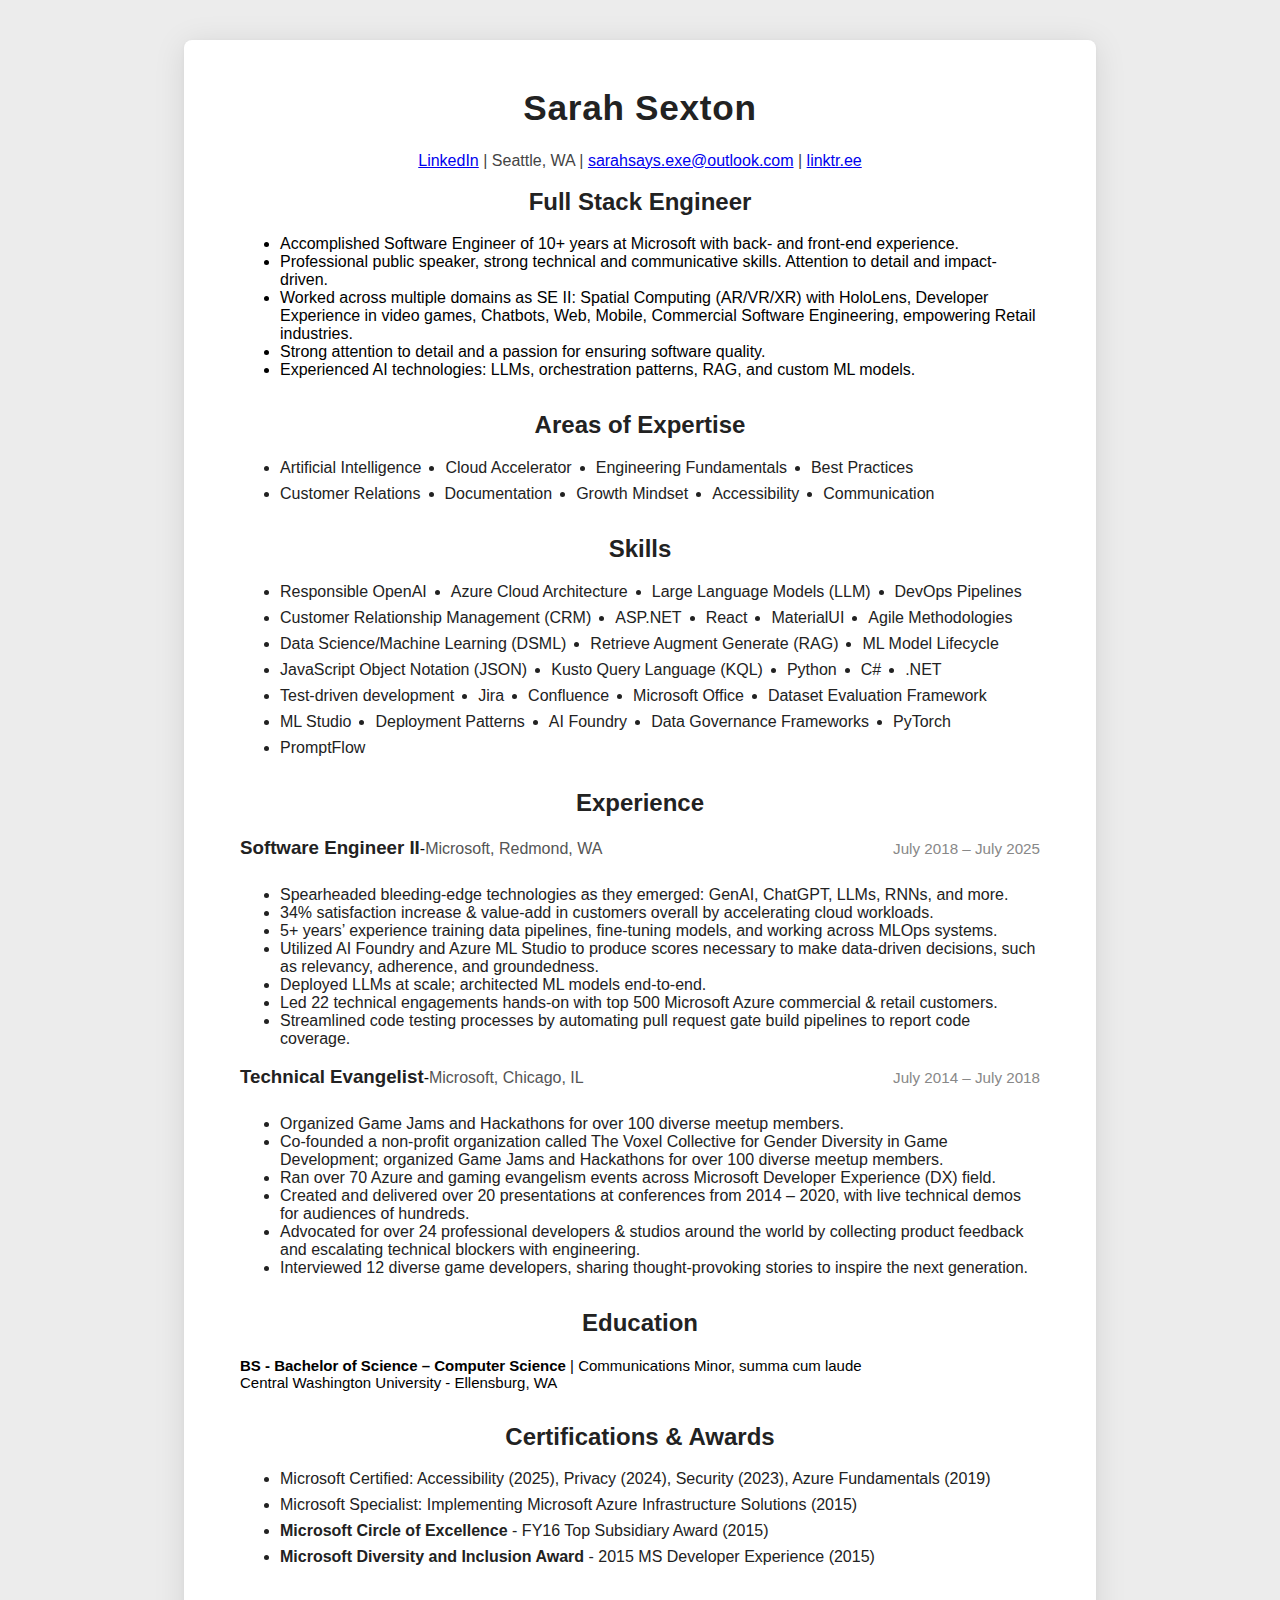
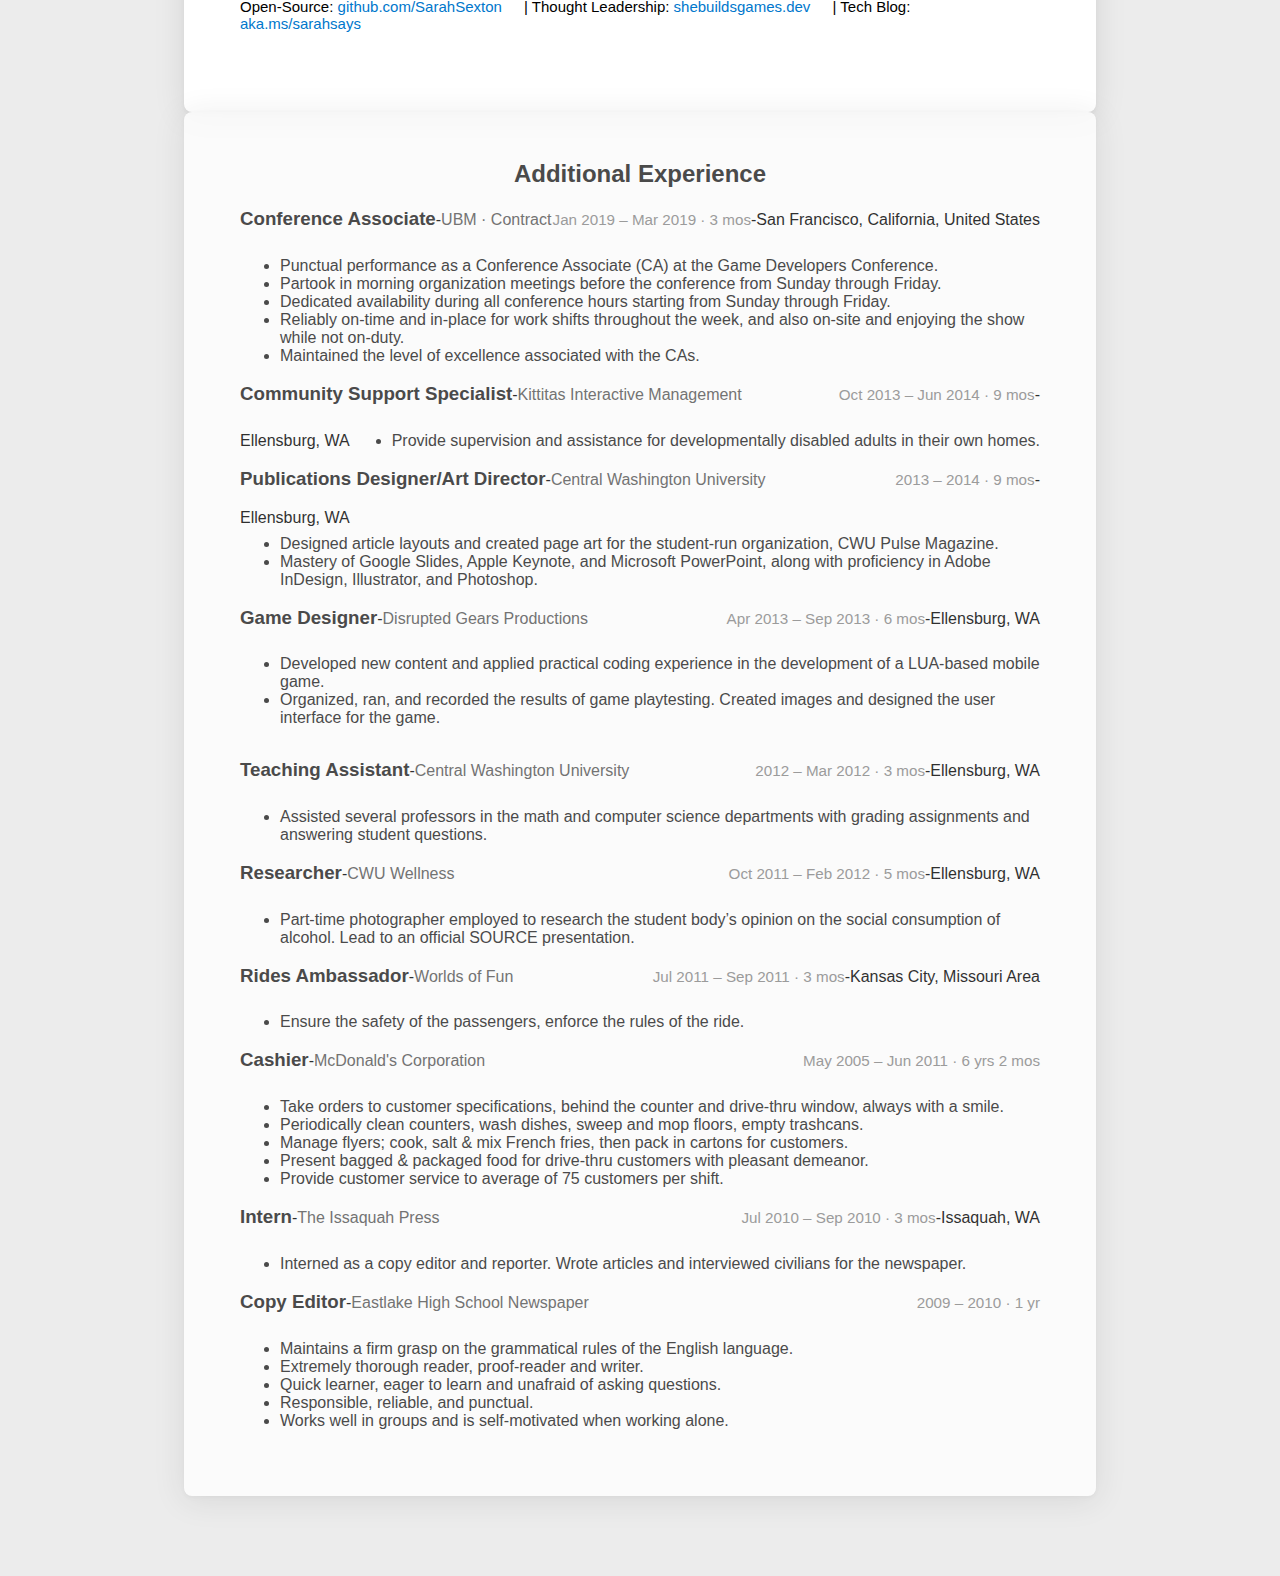
<file: index.html>
<!DOCTYPE html>
<html lang="en">

<head>
    <meta name="viewport" content="width=device-width, initial-scale=1" />
    <title>Sarah Sexton | Resume</title>
    <link rel="icon" type="image/svg+xml" href="favicon.svg">
    <link rel="stylesheet" href="style.css">
    <!-- No script needed for static resume -->
    <style>
        .visually-hidden {
            position: absolute !important;
            height: 1px; width: 1px;
            overflow: hidden;
            clip: rect(1px, 1px, 1px, 1px);
            white-space: nowrap;
        }
    </style>
</head>

<body>
    <main>
        <article class="paper" itemscope itemtype="https://schema.org/Person">
            <header>
                <h1 itemprop="name">Sarah Sexton</h1>
                <p class="contact">
                    <a href="https://linkedin.com/in/sarahsays-exe" target="_blank" rel="noopener" itemprop="sameAs">LinkedIn</a> |
                    <span itemprop="address" itemscope itemtype="https://schema.org/PostalAddress">
                        <span itemprop="addressLocality">Seattle</span>, <span itemprop="addressRegion">WA</span>
                    </span> |
                    <a href="mailto:sarahsays.exe@outlook.com" itemprop="email">sarahsays.exe@outlook.com</a> |
                    <a href="https://linktr.ee/sarah.says" target="_blank" rel="noopener" itemprop="sameAs">linktr.ee</a>
                </p>
            </header>
            <section class="section">
                <h2>Full Stack Engineer</h2>
                <ul class="summary-list">
                    <li>Accomplished Software Engineer of 10+ years at Microsoft with back- and front-end experience.</li>
                    <li>Professional public speaker, strong technical and communicative skills. Attention to detail and impact-driven.</li>
                    <li>Worked across multiple domains as SE II: Spatial Computing (AR/VR/XR) with HoloLens, Developer Experience in video games, Chatbots, Web, Mobile, Commercial Software Engineering, empowering Retail industries.</li>
                    <li>Strong attention to detail and a passion for ensuring software quality.</li>
                    <li>Experienced AI technologies: LLMs, orchestration patterns, RAG, and custom ML models.</li>
                </ul>
            </section>
            <section class="section">
                <h2>Areas of Expertise</h2>
                <ul class="skills" role="list">
                    <li>Artificial Intelligence</li><li>Cloud Accelerator</li><li>Engineering Fundamentals</li><li>Best Practices</li><li>Customer Relations</li><li>Documentation</li><li>Growth Mindset</li><li>Accessibility</li><li>Communication</li>
                </ul>
            </section>
            <section class="section">
                <h2>Skills</h2>
                <ul class="skills" role="list">
                    <li>Responsible OpenAI</li><li>Azure Cloud Architecture</li><li>Large Language Models (LLM)</li><li>DevOps Pipelines</li>
                    <li>Customer Relationship Management (CRM)</li><li>ASP.NET</li><li>React</li><li>MaterialUI</li><li>Agile Methodologies</li>
                    <li>Data Science/Machine Learning (DSML)</li><li>Retrieve Augment Generate (RAG)</li><li>ML Model Lifecycle</li>
                    <li>JavaScript Object Notation (JSON)</li><li>Kusto Query Language (KQL)</li><li>Python</li><li>C#</li><li>.NET</li><li>Test-driven development</li>
                    <li>Jira</li><li>Confluence</li><li>Microsoft Office</li><li>Dataset Evaluation Framework</li><li>ML Studio</li><li>Deployment Patterns</li><li>AI Foundry</li><li>Data Governance Frameworks</li><li>PyTorch</li><li>PromptFlow</li>
                </ul>
            </section>
            <section class="section">
                <h2>Experience</h2>
                <div class="exp-job" itemscope itemtype="https://schema.org/JobPosting">
                    <h3 class="exp-title" itemprop="title">Software Engineer II</h3>- <span class="exp-company" itemprop="hiringOrganization">Microsoft, Redmond, WA</span>
                    <span class="exp-dates" itemprop="datePosted">July 2018 – July 2025</span>
                    <ul class="exp-details" role="list">
                        <li>Spearheaded bleeding-edge technologies as they emerged: GenAI, ChatGPT, LLMs, RNNs, and more.</li>
                        <li>34% satisfaction increase & value-add in customers overall by accelerating cloud workloads.</li>
                        <li>5+ years’ experience training data pipelines, fine-tuning models, and working across MLOps systems.</li>
                        <li>Utilized AI Foundry and Azure ML Studio to produce scores necessary to make data-driven decisions, such as relevancy, adherence, and groundedness.</li> <li>Deployed LLMs at scale; architected ML models end-to-end.</li>
                        <li>Led 22 technical engagements hands-on with top 500 Microsoft Azure commercial & retail customers.</li>
                        <li>Streamlined code testing processes by automating pull request gate build pipelines to report code coverage.</li>
                    </ul>
                </div>
                <div class="exp-job" itemscope itemtype="https://schema.org/JobPosting">
                    <h3 class="exp-title" itemprop="title">Technical Evangelist</h3>- <span class="exp-company" itemprop="hiringOrganization">Microsoft, Chicago, IL</span>
                    <span class="exp-dates" itemprop="datePosted">July 2014 – July 2018</span>
                    <ul class="exp-details" role="list">
                        <li>Organized Game Jams and Hackathons for over 100 diverse meetup members.</li>
                        <li>Co-founded a non-profit organization called The Voxel Collective for Gender Diversity in Game Development; organized Game Jams and Hackathons for over 100 diverse meetup members.</li>
                        <li>Ran over 70 Azure and gaming evangelism events across Microsoft Developer Experience (DX) field.</li>
                        <li>Created and delivered over 20 presentations at conferences from 2014 – 2020, with live technical demos for audiences of hundreds.</li>
                        <li>Advocated for over 24 professional developers & studios around the world by collecting product feedback and escalating technical blockers with engineering.</li>
                        <li>Interviewed 12 diverse game developers, sharing thought-provoking stories to inspire the next generation.</li>
                    </ul>
                </div>
            </section>
            <section class="section">
                <h2>Education</h2>
                <p>
                    <strong>BS - Bachelor of Science – Computer Science</strong> | Communications Minor, summa cum laude<br>
                    Central Washington University - Ellensburg, WA
                </p>
            </section>
            <section class="section">
                <h2>Certifications & Awards</h2>
                <ul class="awards" role="list">
                    <li>Microsoft Certified: Accessibility (2025), Privacy (2024), Security (2023), Azure Fundamentals (2019)</li>
                    <li>Microsoft Specialist: Implementing Microsoft Azure Infrastructure Solutions (2015)</li>
                    <li><strong>Microsoft Circle of Excellence</strong> - FY16 Top Subsidiary Award (2015)</li>
                    <li><strong>Microsoft Diversity and Inclusion Award</strong> - 2015 MS Developer Experience (2015)</li>
                </ul>
            </section>
            <section class="section links">
                <h2 class="visually-hidden">Links</h2>
                <p class="links-list">Open-Source: <a href="https://github.com/SarahSexton" target="_blank" rel="noopener">github.com/SarahSexton</a> |
                Thought Leadership: <a href="https://shebuildsgames.dev" target="_blank" rel="noopener">shebuildsgames.dev</a> |
                Tech Blog: <a href="https://aka.ms/sarahsays" target="_blank" rel="noopener">aka.ms/sarahsays</a></p>
            </section>
        </article>
        <!-- Simulated second page for scrolling effect, hidden from screen readers -->
        <div class="paper second-page" aria-hidden="true" style="opacity:0.8; pointer-events:none; position:relative; top:-40px;">
            <article>
                <section class="section">
                    <h2>Additional Experience</h2>
                    <div class="exp-job">
                        <h3 class="exp-title">Conference Associate</h3>-
                        <span class="exp-company">UBM · Contract</span>
                        <span class="exp-dates">Jan 2019 – Mar 2019 · 3 mos</span>-
                        <span class="exp-location">San Francisco, California, United States</span>
                        <ul class="exp-details">
                            <li>Punctual performance as a Conference Associate (CA) at the Game Developers Conference.</li>
                            <li>Partook in morning organization meetings before the conference from Sunday through Friday.</li>
                            <li>Dedicated availability during all conference hours starting from Sunday through Friday.</li>
                            <li>Reliably on-time and in-place for work shifts throughout the week, and also on-site and enjoying the show while not on-duty.</li>
                            <li>Maintained the level of excellence associated with the CAs.</li>
                        </ul>
                    </div>
                    <div class="exp-job">
                        <h3 class="exp-title">Community Support Specialist</h3>-
                        <span class="exp-company">Kittitas Interactive Management</span>
                        <span class="exp-dates">Oct 2013 – Jun 2014 · 9 mos</span>-
                        <span class="exp-location">Ellensburg, WA</span>
                        <ul class="exp-details">
                            <li>Provide supervision and assistance for developmentally disabled adults in their own homes.</li>
                        </ul>
                    </div>
                    <div class="exp-job">
                        <h3 class="exp-title">Publications Designer/Art Director</h3>-
                        <span class="exp-company">Central Washington University</span>
                        <span class="exp-dates">2013 – 2014 · 9 mos</span>-
                        <span class="exp-location">Ellensburg, WA</span>
                        <ul class="exp-details">
                            <li>Designed article layouts and created page art for the student-run organization, CWU Pulse Magazine.</li>
                            <li>Mastery of Google Slides, Apple Keynote, and Microsoft PowerPoint, along with proficiency in Adobe InDesign, Illustrator, and Photoshop.</li>
                        </ul>
                    </div>
                    <div class="exp-job">
                        <h3 class="exp-title">Game Designer</h3>-
                        <span class="exp-company">Disrupted Gears Productions</span>
                        <span class="exp-dates">Apr 2013 – Sep 2013 · 6 mos</span>-
                        <span class="exp-location">Ellensburg, WA</span>
                        <ul class="exp-details">
                            <li>Developed new content and applied practical coding experience in the development of a LUA-based mobile game.</li>
                            <li>Organized, ran, and recorded the results of game playtesting. Created images and designed the user interface for the game.</li>
                        </ul>
                    </div>
                </section>
                    <div class="exp-job">
                        <h3 class="exp-title">Teaching Assistant</h3>-
                        <span class="exp-company">Central Washington University</span>
                        <span class="exp-dates">2012 – Mar 2012 · 3 mos</span>-
                        <span class="exp-location">Ellensburg, WA</span>
                        <ul class="exp-details">
                            <li>Assisted several professors in the math and computer science departments with grading assignments and answering student questions.</li>
                        </ul>
                    </div>
                    <div class="exp-job">
                        <h3 class="exp-title">Researcher</h3>-
                        <span class="exp-company">CWU Wellness</span>
                        <span class="exp-dates">Oct 2011 – Feb 2012 · 5 mos</span>-
                        <span class="exp-location">Ellensburg, WA</span>
                        <ul class="exp-details">
                            <li>Part-time photographer employed to research the student body’s opinion on the social consumption of alcohol. Lead to an official SOURCE presentation.</li>
                        </ul>
                    </div>
                    <div class="exp-job">
                        <h3 class="exp-title">Rides Ambassador</h3>-
                        <span class="exp-company">Worlds of Fun</span>
                        <span class="exp-dates">Jul 2011 – Sep 2011 · 3 mos</span>-
                        <span class="exp-location">Kansas City, Missouri Area</span>
                        <ul class="exp-details">
                            <li>Ensure the safety of the passengers, enforce the rules of the ride.</li>
                        </ul>
                    </div>
                    <div class="exp-job">
                        <h3 class="exp-title">Cashier</h3>-
                        <span class="exp-company">McDonald's Corporation</span>
                        <span class="exp-dates">May 2005 – Jun 2011 · 6 yrs 2 mos</span>
                        <ul class="exp-details">
                            <li>Take orders to customer specifications, behind the counter and drive-thru window, always with a smile.</li>
                            <li>Periodically clean counters, wash dishes, sweep and mop floors, empty trashcans.</li>
                            <li>Manage flyers; cook, salt & mix French fries, then pack in cartons for customers.</li>
                            <li>Present bagged & packaged food for drive-thru customers with pleasant demeanor.</li>
                            <li>Provide customer service to average of 75 customers per shift.</li>
                        </ul>
                    </div>
                    <div class="exp-job">
                        <h3 class="exp-title">Intern</h3>-
                        <span class="exp-company">The Issaquah Press</span>
                        <span class="exp-dates">Jul 2010 – Sep 2010 · 3 mos</span>-
                        <span class="exp-location">Issaquah, WA</span>
                        <ul class="exp-details">
                            <li>Interned as a copy editor and reporter. Wrote articles and interviewed civilians for the newspaper.</li>
                        </ul>
                    </div>
                    <div class="exp-job">
                        <h3 class="exp-title">Copy Editor</h3>-
                        <span class="exp-company">Eastlake High School Newspaper</span>
                        <span class="exp-dates">2009 – 2010 · 1 yr</span>
                        <ul class="exp-details">
                            <li>Maintains a firm grasp on the grammatical rules of the English language.</li>
                            <li>Extremely thorough reader, proof-reader and writer.</li>
                            <li>Quick learner, eager to learn and unafraid of asking questions.</li>
                            <li>Responsible, reliable, and punctual.</li>
                            <li>Works well in groups and is self-motivated when working alone.</li>
                        </ul>
                    </div>
                </section>
            </article>
        </div>
    </main>
</body>

</html>
</file>
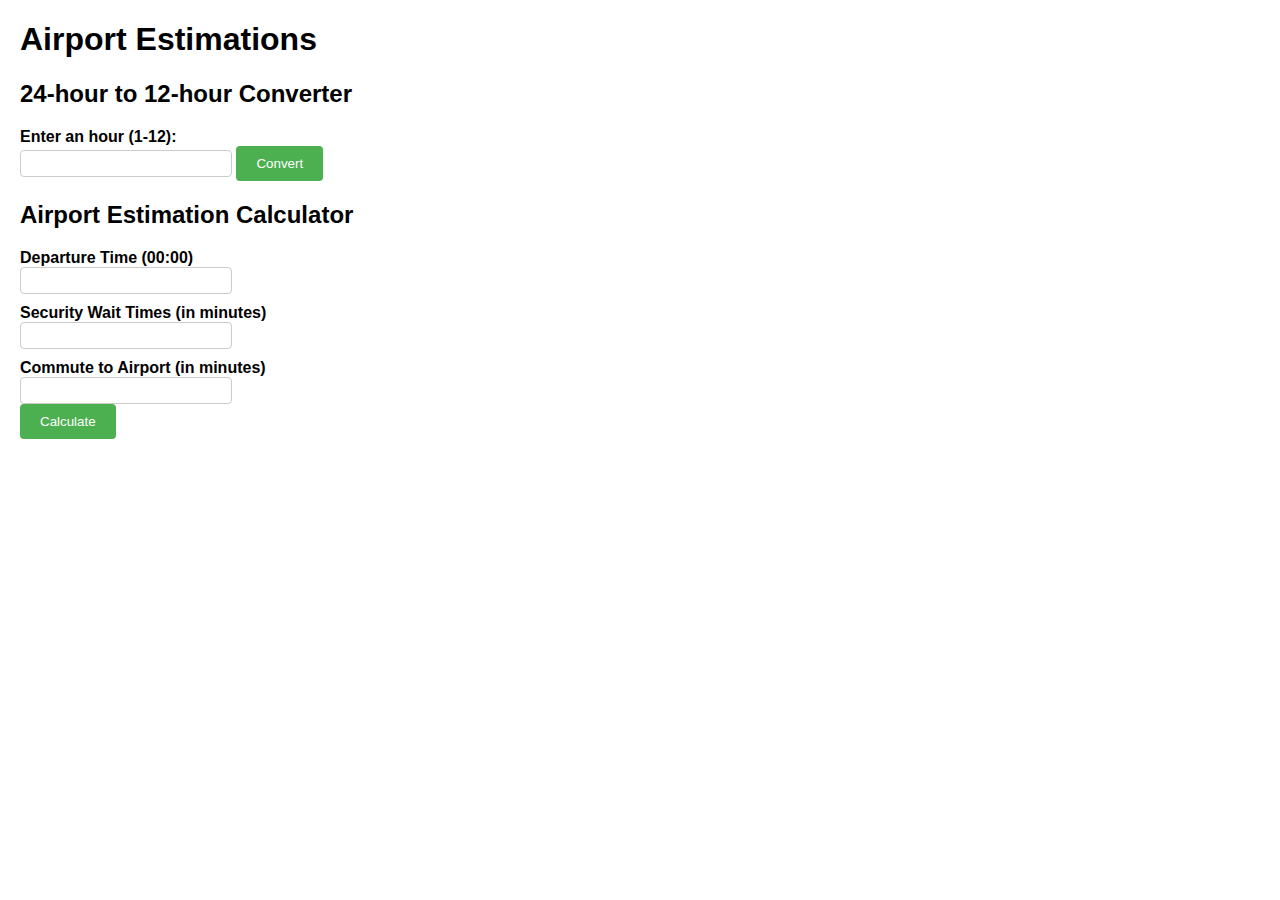
<file: AirportEstimations.html>
<!DOCTYPE html>
<html>
<head>
    <title>Airport Estimations</title>
    <style>
        body {
            font-family: Arial, sans-serif;
            margin: 20px;
        }
        label {
            font-weight: bold;
            display: block;
            margin-top: 10px;
        }
        input[type="text"] {
            width: 200px;
            padding: 5px;
            border: 1px solid #ccc;
            border-radius: 4px;
        }
        button {
            padding: 10px 20px;
            background-color: #4CAF50;
            color: white;
            border: none;
            border-radius: 4px;
            cursor: pointer;
        }
        button:hover {
            background-color: #45a049;
        }
        #result {
            margin-top: 20px;
            font-weight: bold;
        }
    </style>
    <script>
        var convertTo12HourCalled = false;
        function formatTime(date) {
            var hours = date.getHours().toString().padStart(2, '0');
            var minutes = date.getMinutes().toString().padStart(2, '0');
            return hours + ':' + minutes;
        }
        function convertTo12Hour() {
            var input = document.getElementById('hourInput').value;
            var hour = parseInt(input);
            if (hour >= 1 && hour <= 12) {
                var convertedHour = (hour + 12) % 24;
                document.getElementById('convertedTime').innerHTML = 'Converted Time: ' + convertedHour;
            } else {
                document.getElementById('convertedTime').innerHTML = 'Invalid input. Please enter a number between 1 and 12.';
            }
            convertTo12HourCalled = true;
        }
        function calculateTimes() {
            var departureTime = document.getElementById('departureTime').value;
            var securityWait = parseInt(document.getElementById('securityWait').value);
            var commuteTime = parseInt(document.getElementById('commuteTime').value);

            var departTime = new Date('01/01/2000 ' + departureTime);
            var boardingTime = new Date(departTime - 30 * 60000);
            var walkToGateTime = new Date(boardingTime - 10 * 60000);
            var finishTSATime = new Date(walkToGateTime - 10 * 60000);
            var securityTime = new Date(finishTSATime - securityWait * 60000);
            var commuteToAirportTime = new Date(securityTime - commuteTime * 60000);
            var leaveHouseTime = new Date(commuteToAirportTime - 15 * 60000);
            var dressedAndPackedTime = new Date(leaveHouseTime - 60 * 60000);
            var resultElement = document.getElementById('result');
            resultElement.innerHTML = ''; // Clear previous results
            var displayResult = function (label, time) {
                var formattedTime = time.toLocaleTimeString([], { hour: '2-digit', minute: '2-digit' });
                var paragraph = document.createElement('p');
                paragraph.innerText = label + ': ' + formattedTime;
                resultElement.appendChild(paragraph);
            };
            displayResult('Depart', departTime);
            displayResult('Boarding', boardingTime);
            displayResult('Walk to Gate', walkToGateTime);
            displayResult('Finish TSA', finishTSATime);
            displayResult('Security Time', securityTime);
            displayResult('Commute to Airport Time', commuteToAirportTime);
            displayResult('Leave House Time', leaveHouseTime);
            displayResult('Dressed and Packed Time', dressedAndPackedTime);

            if (convertTo12HourCalled) {
                function meridiemMath () {
                    var times = resultElement.querySelectorAll('p');
                    times.forEach(function (time) {
                        var timeValue = time.innerText;
                        var hour = parseInt(timeValue.split(':')[1].trim().split(' ')[0]);
                        var period = (hour >= 12) ? 'PM' : 'AM';
                        var convertedHour = (hour % 12) || 12;
                        time.innerText = timeValue.replace(hour, convertedHour + ' ' + period);
                    });
                    resultElement.removeChild(convertButton);
                };
            }
        }
    </script>
    </body>
</head>
<body>
    <h1>Airport Estimations</h1>
    <!-- 24-hour to 12-hour Converter section -->
    <div>
        <h2>24-hour to 12-hour Converter</h2>
        <label for="hourInput">Enter an hour (1-12):</label>
        <input type="text" id="hourInput">
        <button onclick="convertTo12Hour()">Convert</button>
        <p id="convertedTime"></p>
    </div>
    <div>
        <h2>Airport Estimation Calculator</h2>
        <form>
            <label for="departureTime">Departure Time (00:00)</label>
            <input type="text" id="departureTime">

            <label for="securityWait">Security Wait Times (in minutes)</label>
            <input type="text" id="securityWait">

            <label for="commuteTime">Commute to Airport (in minutes)</label>
            <input type="text" id="commuteTime">
        </form>
        <button onclick="calculateTimes()">Calculate</button>
        <div id="result"></div>
        <div id="convertedResult"></div>
    </div>
</body>
</html>
</file>
<file: style.css>
body {
    background: #ececec;
    min-height: 100vh;
    margin: 0;
    font-family: 'Segoe UI', Arial, sans-serif;
    display: flex;
    flex-direction: column;
    align-items: center;
}
/* Make the paper about an inch wider (approx. 96px) */
.paper {
    background: #fff;
    box-shadow: 0 4px 32px rgba(0,0,0,0.10), 0 1.5px 4px rgba(0,0,0,0.04);
    border-radius: 8px;
    max-width: 800px;
    width: 100%;
    margin: 40px 0;
    padding: 48px 56px;
    min-height: 900px;
}
@media (max-width: 900px) {
    .paper {
        max-width: 100vw;
        padding: 24px 8px;
        margin: 16px 0;
        min-height: 0;
    }
}
@media (max-width: 800px) {
    .paper {
        padding: 24px 8px;
        margin: 16px 0;
        min-height: 0;
    }
}
/* Center all headers */
h1, h2, h3, h4 {
    color: #222;
    margin-top: 0;
    text-align: center;
}
h1 {
    font-size: 2.2em;
    font-weight: 700;
    letter-spacing: 0.02em;
}
.contact {
    font-size: 1em;
    color: #444;
    margin-bottom: 18px;
    text-align: center;
}
.section {
    margin-bottom: 32px;
}
.section > p {
    font-size: 0.9375em;
}
.section-title {
    font-size: 1.15em;
    font-weight: 600;
    color: #333;
    margin-bottom: 8px;
    letter-spacing: 0.01em;
}
.skills, .awards {
    display: flex;
    flex-wrap: wrap;
    gap: 8px 24px;
    font-size: 1em;
    color: #222;
}
.skills span, .awards span {
    background: #f5f5f5;
    border-radius: 4px;
    padding: 2px 8px;
    margin-bottom: 4px;
}
.exp-job {
    margin-bottom: 18px;
}
.exp-title {
    font-weight: 600;
    color: #222;
}
.exp-company {
    color: #555;
}
/* Responsive right-aligned job dates */
.exp-job {
    display: flex;
    flex-wrap: wrap;
    align-items: baseline;
    justify-content: space-between;
}
.exp-title, .exp-company {
    display: inline;
}
.exp-dates {
    color: #888;
    font-size: 0.95em;
    text-align: right;
    min-width: 160px;
    margin-left: auto;
}
@media (max-width: 600px) {
    .exp-job {
        flex-direction: column;
        align-items: flex-start;
    }
    .exp-dates {
        text-align: left;
        margin-left: 0;
        margin-top: 4px;
    }
}
.exp-details {
    margin: 8px 0 0 0;
    color: #222;
    font-size: 1em;
}
.links {
    margin-top: 24px;
    font-size: 1em;
}
.links a {
    color: #0077cc;
    text-decoration: none;
    margin-right: 18px;
}
.links a:hover {
    text-decoration: underline;
}
.divider {
    border: none;
    border-top: 1px solid #eee;
    margin: 32px 0;
}
/* Simulate multiple pages */
.paper + .paper {
    margin-top: 0;
}
</file>
